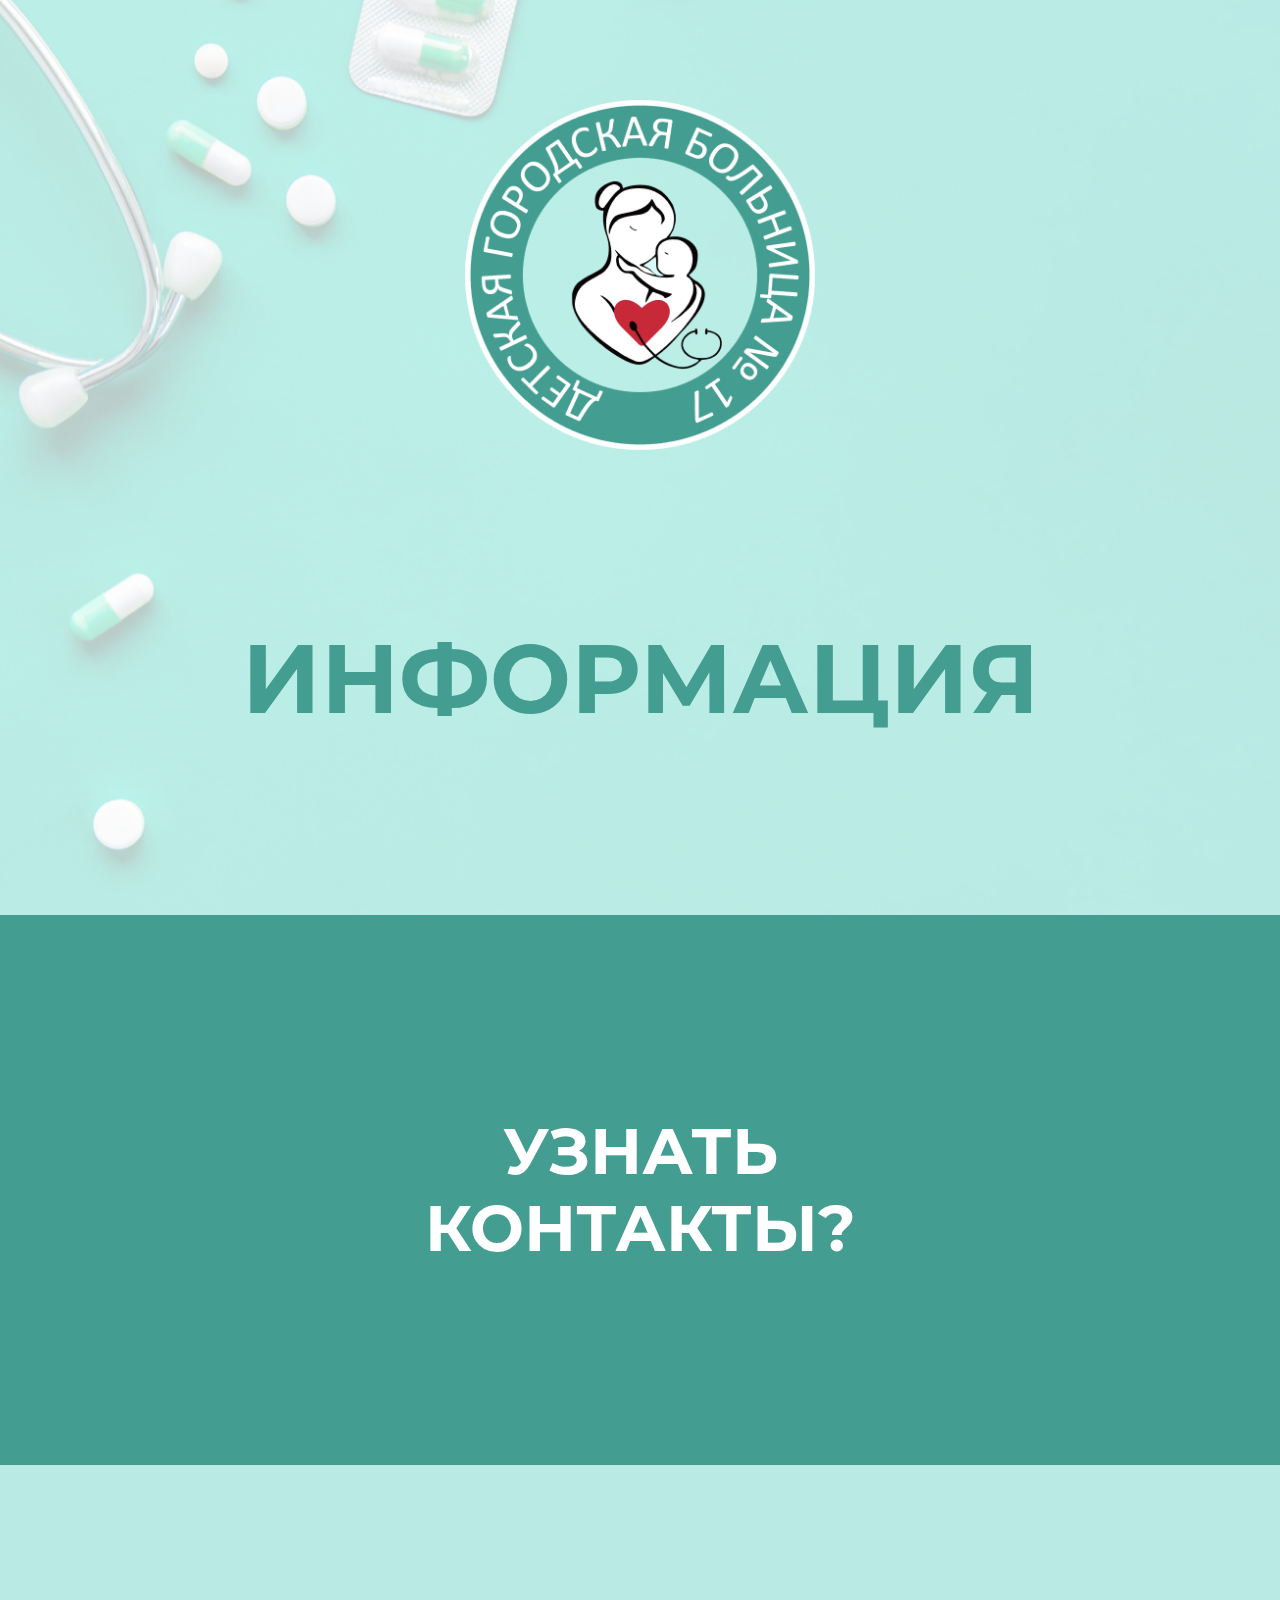
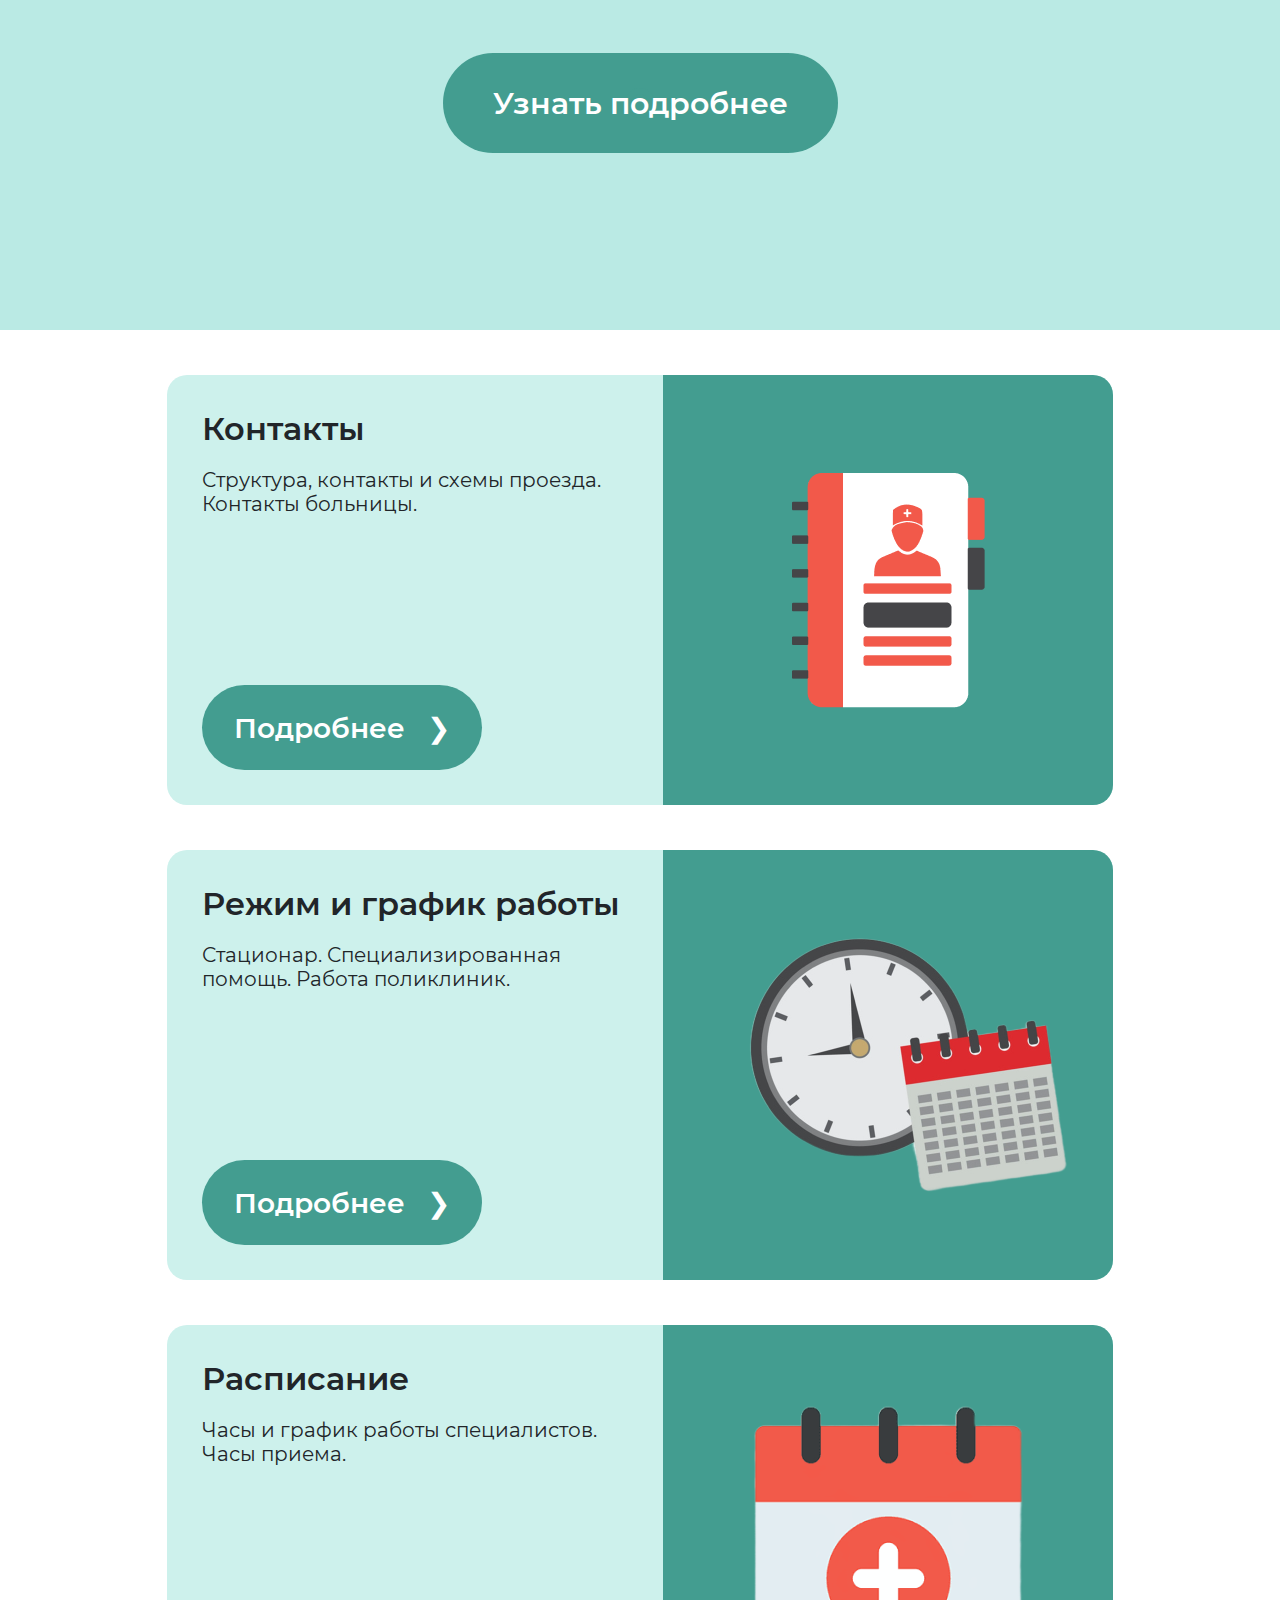
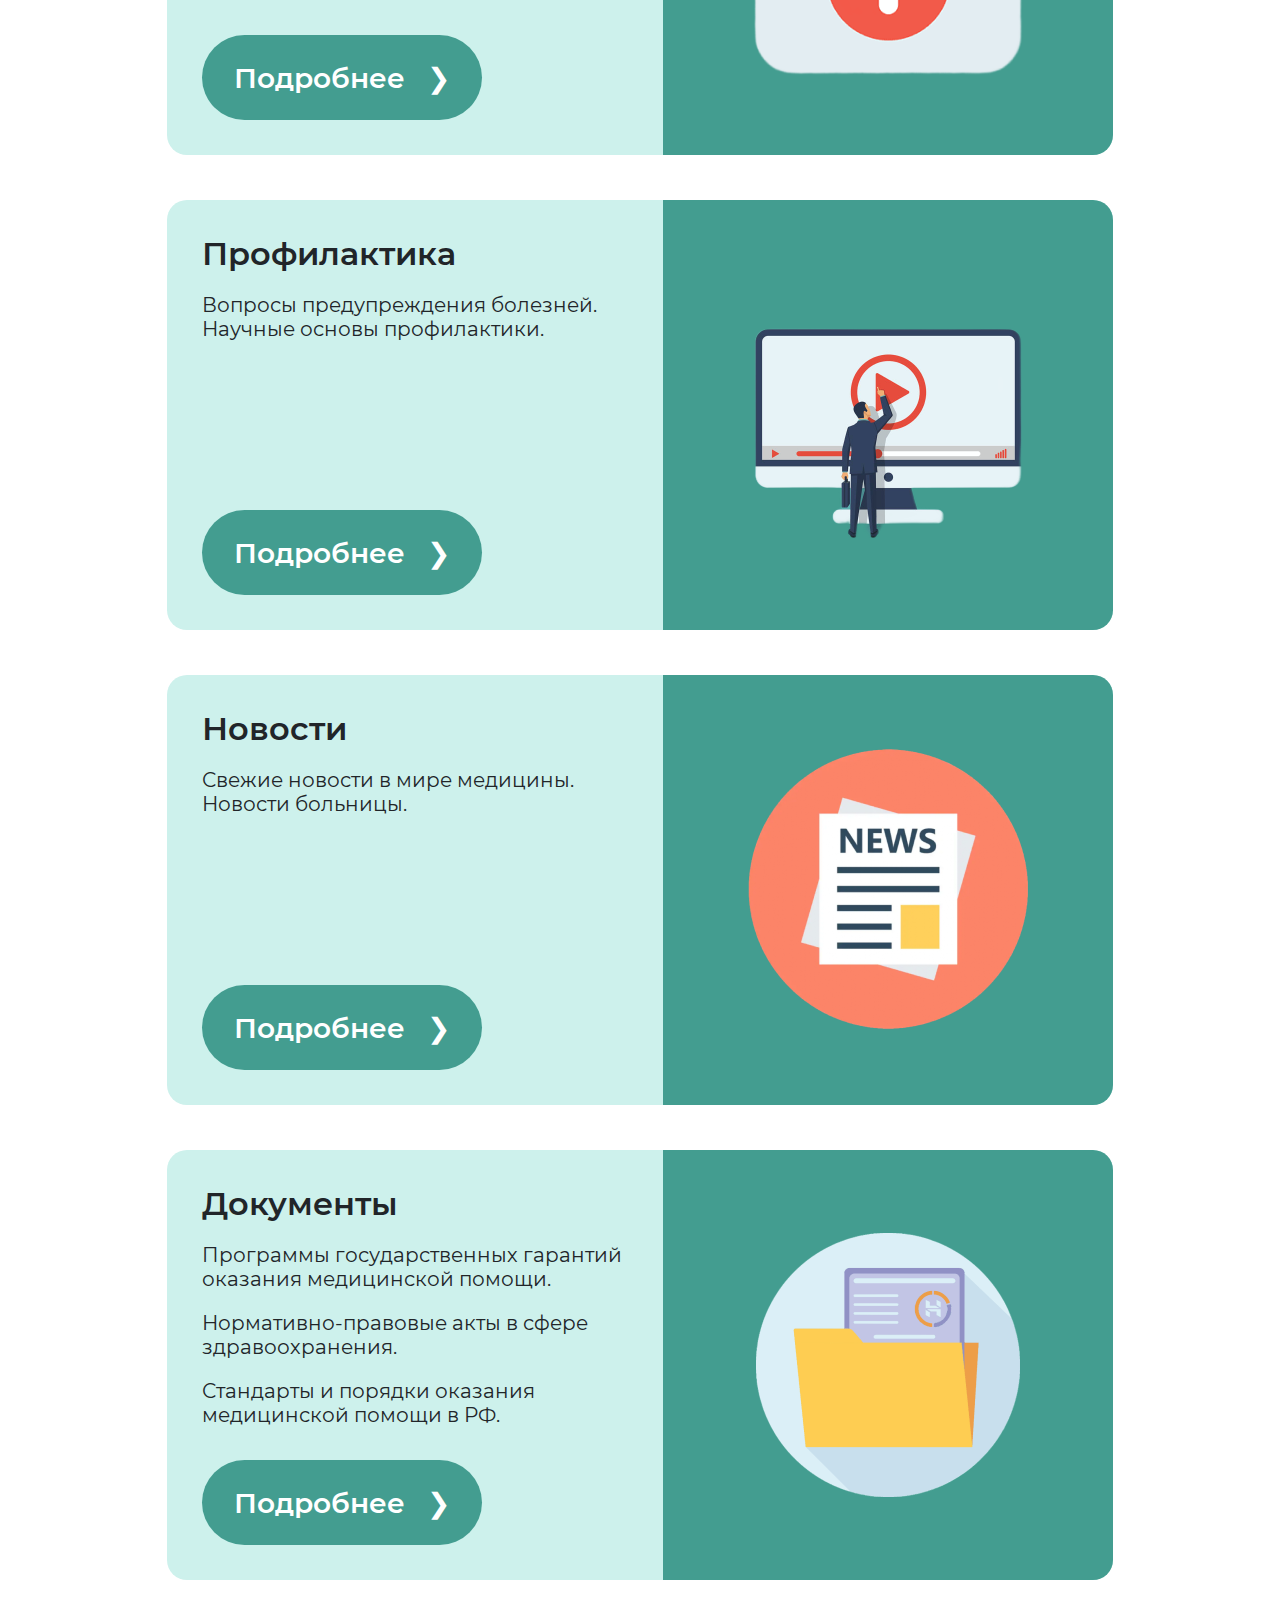
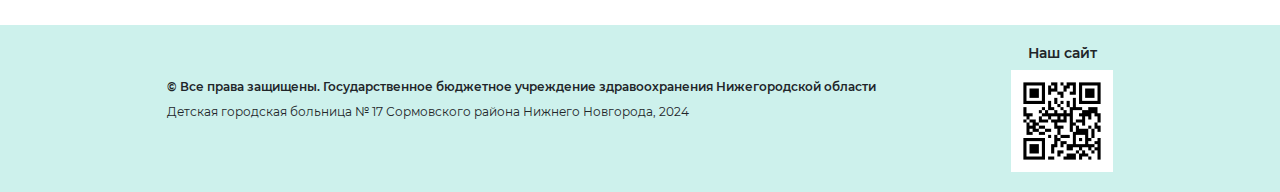
<file: index.html>
<!doctype html>
<html lang="en">
  <head>
    <meta charset="utf-8">
    <meta name="viewport" content="width=device-width, initial-scale=1">
    
    <title>DGB17</title>
    <link rel="stylesheet" href="./styles/style.css">
    <link href="https://cdn.jsdelivr.net/npm/bootstrap@5.3.3/dist/css/bootstrap.min.css" rel="stylesheet" integrity="sha384-QWTKZyjpPEjISv5WaRU9OFeRpok6YctnYmDr5pNlyT2bRjXh0JMhjY6hW+ALEwIH" crossorigin="anonymous">
    
  </head>
  <body>
    <section class="info" id="first-section">
      <div class="container">
        <div class="logo">
          <div class="logotype">
            <a href=".//index.html"><img src=".//img/logo.png" alt=""></a>
          </div>
        </div>
      </div>

      <div class="container">
        <div class="infotext">
          <h1>ИНФОРМАЦИЯ</h1>
        </div>
      </div>

      <div id="carouselExampleInterval" class="carousel slide" data-bs-ride="carousel">
        <div class="carousel-inner">
          <div class="carousel-item active" data-bs-interval="2000">
            <div class="d-block w-100" alt="">
              <h2>УЗНАТЬ<br>КОНТАКТЫ?</h2>
            </div>
          </div>
          <div class="carousel-item" data-bs-interval="1800">
            <div class="d-block w-100" alt="">
              <h2>УЗНАТЬ<br>РЕЖИМ И ГРАФИК<br>РАБОТЫ?</h2>
            </div>
          </div>
          <div class="carousel-item" data-bs-interval="1800">
            <div class="d-block w-100" alt="">
              <h2>УЗНАТЬ<br>РАСПИСАНИЕ?</h2>
            </div>
          </div>
          <div class="carousel-item" data-bs-interval="1800">
            <div class="d-block w-100" alt="">
              <h2>УЗНАТЬ<br>НОВОСТИ?</h2>
            </div>
          </div>
          <div class="carousel-item" data-bs-interval="1800">
            <div class="d-block w-100" alt="">
              <h2>ОЗНАКОМИТСЯ С<br>ДОКУМЕНТАЦИЕЙ?</h2>
            </div>
          </div>
        </div>
      </div>
      
      <div class="wrap">
        <a href="#info"><button class="button">Узнать подробнее</button></a>
      </div>

    </section>
    <section class="cards" id="info">
      <div class="container">
        <div class="card">
           <div class="leftinfo">

            <div class="text">
              <h3>Контакты</h3>
              <h4>Структура, контакты и схемы проезда. <br>Контакты больницы.</h4>
            </div>

            <div class="but">
              <a href=".//contacts.html"><button class="button">Подробнее  &ensp;&#10095;</button></a>
            </div>
          </div>
          <div class="icon">
            <img src=".//img/contacts.png" alt="">
          </div>
        </div>
      </div>

      <div class="container">
        <div class="card">
           <div class="leftinfo">

            <div class="text">
              <h3>Режим и график работы</h3>
              <h4>Стационар. Специализированная<br> 
                помощь. Работа поликлиник.</h4>
            </div>

            <div class="but">
              <a href=".//regime.html"><button class="button">Подробнее  &ensp;&#10095;</button></a>
            </div>
          </div>
          <div class="icon">
            <img src=".//img/hours.png" alt="">
          </div>
        </div>
      </div>

      <div class="container">
        <div class="card">
           <div class="leftinfo">

            <div class="text">
              <h3>Расписание</h3>
              <h4>Часы и график работы специалистов.<br>
                Часы приема. </h4>
            </div>

            <div class="but">
              <a href=".//timing.html"><button class="button">Подробнее  &ensp;&#10095;</button></a>
            </div>
          </div>
          <div class="icon">
            <img src=".//img/raspisanie.png" alt="">
          </div>
        </div>
      </div>

      <div class="container">
        <div class="card">
           <div class="leftinfo">

            <div class="text">
              <h3>Профилактика</h3>
              <h4>Вопросы предупреждения болезней. <br>Научные основы профилактики.</h4>
            </div>

            <div class="but">
              <a href=".//video.html"><button class="button">Подробнее  &ensp;&#10095;</button></a>
            </div>
          </div>
          <div class="icon">
            <img src=".//img/video.png" alt="">
          </div>
        </div>
      </div>

      <div class="container">
        <div class="card">
           <div class="leftinfo">

            <div class="text">
              <h3>Новости</h3>
              <h4>Свежие новости в мире медицины.<br>
                Новости больницы.</h4>
            </div>

            <div class="but">
              <a href=".//news.html"><button class="button">Подробнее  &ensp;&#10095;</button></a>
            </div>
          </div>
          <div class="icon">
            <img src=".//img/news.png" alt="">
          </div>
        </div>
      </div>

      <div class="container">
        <div class="card">
           <div class="leftinfo">

            <div class="text">
              <h3>Документы</h3>
              <h4>Программы государственных гарантий<br>
                оказания медицинской помощи.</h4>
              <h4>Нормативно-правовые акты в сфере <br>
                здравоохранения.</h4>
              <h4>Стандарты и порядки оказания<br> 
                медицинской помощи в РФ.</h4>
            </div>

            <div class="but">
              <a href=".//document.html"><button class="button">Подробнее  &ensp;&#10095;</button></a>
            </div>
          </div>
          <div class="icon">
            <img src=".//img/documents.png" alt="">
          </div>
        </div>
      </div>

    </section>
    <footer class="niz">
      <div class="container">
        <div class="leftblock">
          <h3 class="prava">© Все права защищены. Государственное бюджетное учреждение здравоохранения Нижегородской области</h3>
          <p class="text">Детская городская больница № 17 Сормовского района Нижнего Новгорода, 2024</p>
        </div>
        <div class="rightblock">
          <h3 class="site">Наш сайт</h3>
          <img src=".//img/qr-site.png" alt="">
        </div>

        
      </div>
    </footer>
    <script src=".//js/glavn-page.js"></script>
    <script src=".//js/time-btn.js"></script>
    <script src="https://cdn.jsdelivr.net/npm/bootstrap@5.3.3/dist/js/bootstrap.bundle.min.js" integrity="sha384-YvpcrYf0tY3lHB60NNkmXc5s9fDVZLESaAA55NDzOxhy9GkcIdslK1eN7N6jIeHz" crossorigin="anonymous"></script>
  </body>
</html>
</file>
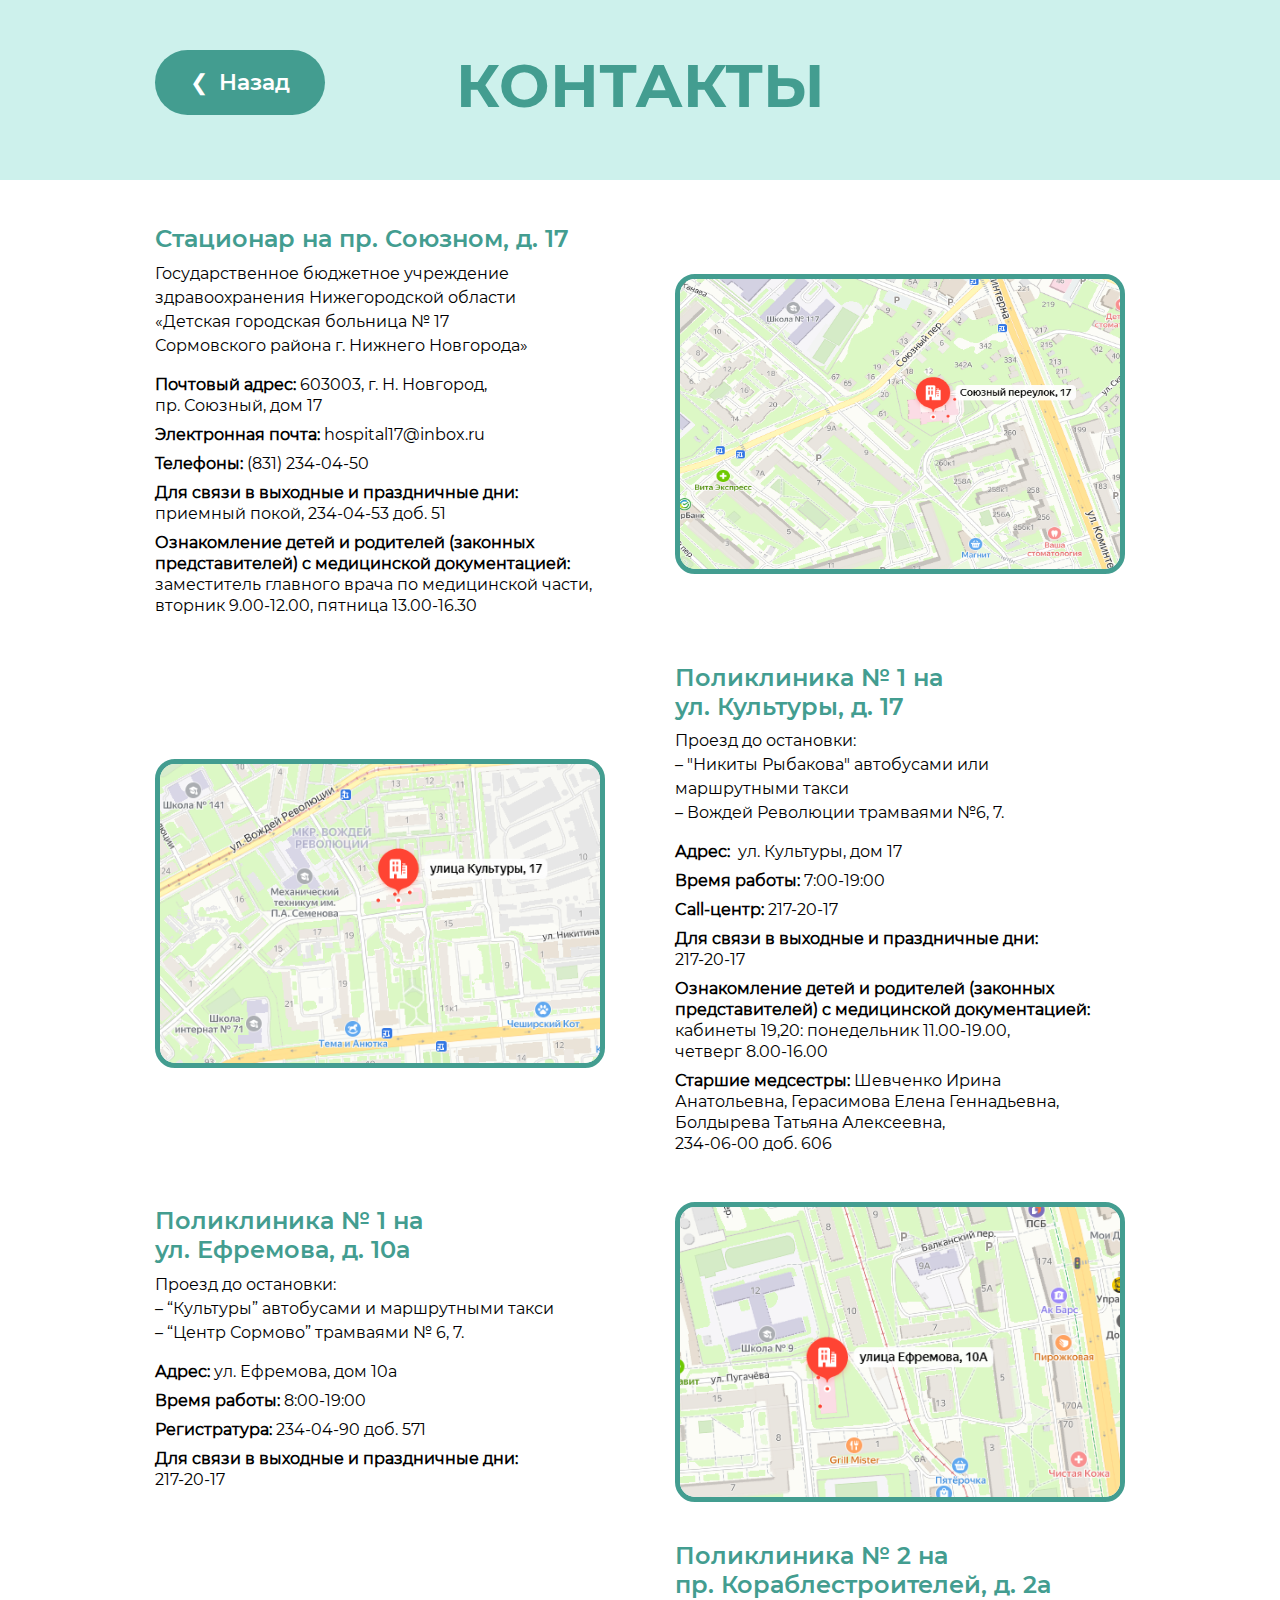
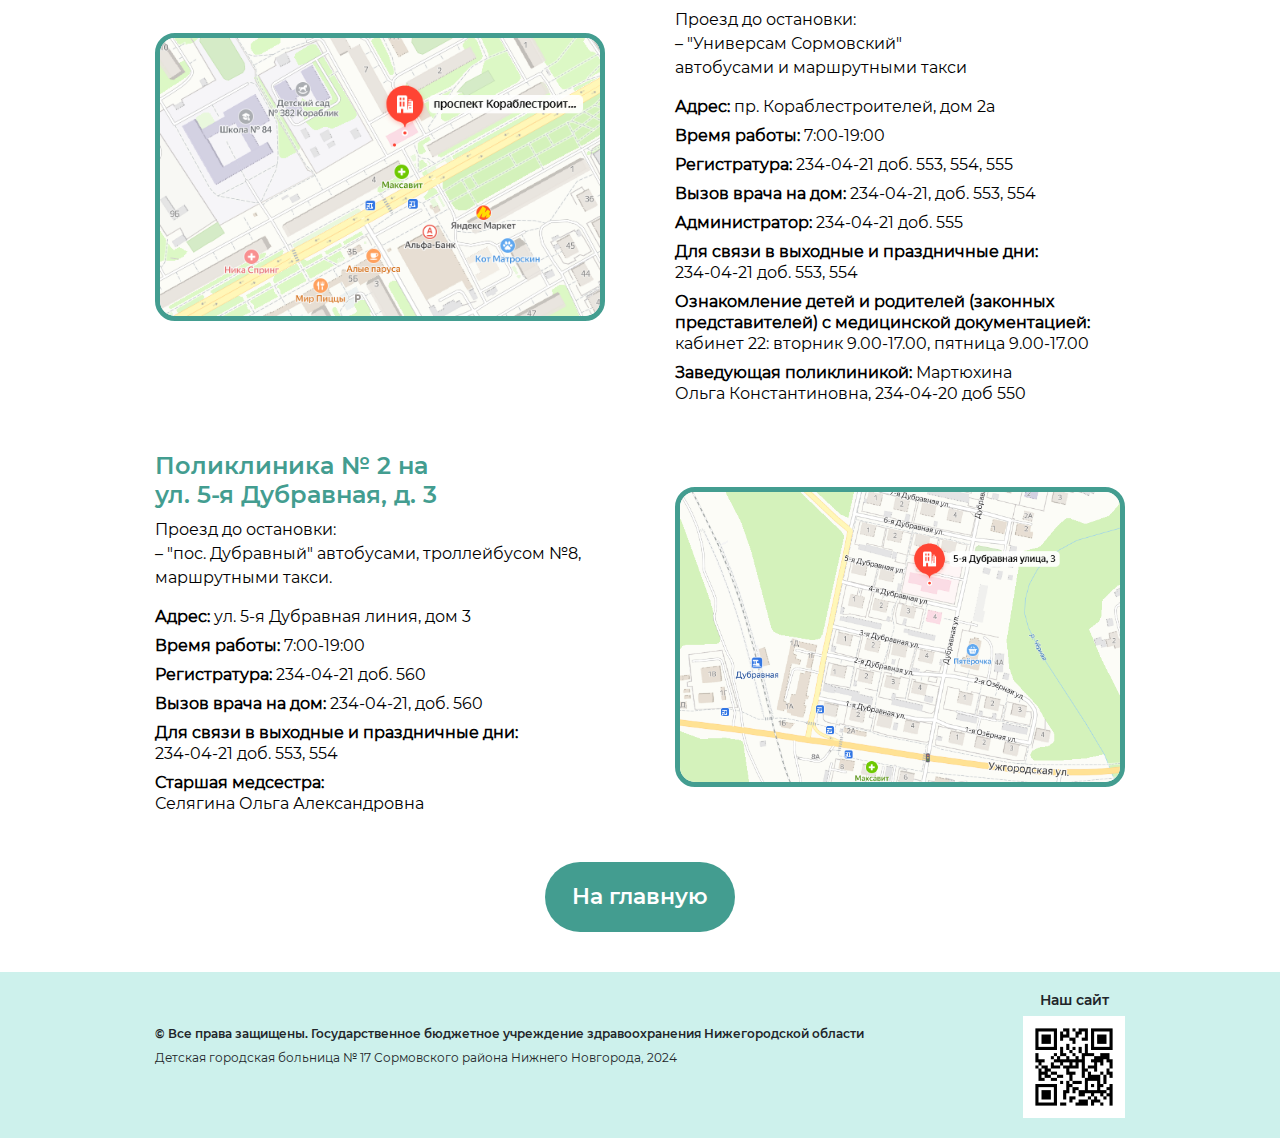
<file: contacts.html>
<!doctype html>
<html lang="en">
  <head>
    <meta charset="utf-8">
    <meta name="viewport" content="width=device-width, initial-scale=1">
    <title>DGB17</title>
    <link rel="stylesheet" href="./styles/stylestr.css">
    <link href="https://cdn.jsdelivr.net/npm/bootstrap@5.3.3/dist/css/bootstrap.min.css" rel="stylesheet" integrity="sha384-QWTKZyjpPEjISv5WaRU9OFeRpok6YctnYmDr5pNlyT2bRjXh0JMhjY6hW+ALEwIH" crossorigin="anonymous">
    
  </head>
  <body>
    <section class="head">
      <div class="container">
        <div class="but">
          <a href=".//index.html"><button class="button"> &#10094;&ensp;Назад</button></a>
        </div>
        <div class="txt">
          <h2 class="zagolovok">КОНТАКТЫ</h2>
        </div>
        
      </div>
    </section>
    
    <section class="content">
      <div class="container">
        <div class="text">
          <h2 class="zag">Стационар на пр. Союзном, д. 17</h2>
          <p>Государственное бюджетное учреждение<br>
            здравоохранения Нижегородской области<br>
            «Детская городская больница № 17<br>
            Сормовского района г. Нижнего Новгорода»</p>
          <h3 class="info"><b>Почтовый адрес:</b> 603003, г. Н. Новгород,<br> 
            пр. Союзный, дом 17</h3>
          <h3 class="info"><b>Электронная почта:</b> hospital17@inbox.ru</h3>
          <h3 class="info"><b>Телефоны:</b> (831) 234-04-50</h3>
          <h3 class="info"><b>Для связи в выходные и праздничные дни:</b><br> 
            приемный покой, 234-04-53 доб. 51</h3>
          <h3 class="info"><b>Ознакомление детей и родителей (законных<br> 
            представителей) с медицинской документацией:</b><br>
             заместитель главного врача по медицинской части,<br>
            вторник 9.00-12.00, пятница 13.00-16.30</h3>
        </div>
        <div class="photo">
          <img src=".//img/map_s17.PNG" alt="">
        </div>
      </div>

      <div class="container-revers">
        <div class="text">
          <h2 class="zag">Поликлиника № 1 на <br>ул. Культуры, д. 17</h2>
          <p>Проезд до остановки:<br>
            – "Никиты Рыбакова" автобусами или<br> маршрутными такси<br>
            – Вождей Революции трамваями №6, 7.</p>
          <h3 class="info"><b>Адрес:</b>  ул. Культуры, дом 17</h3>
          <h3 class="info"><b>Время работы:</b> 7:00-19:00</h3>
          <h3 class="info"><b>Call-центр:</b> 217-20-17</h3>
          <h3 class="info"><b>Для связи в выходные и праздничные дни:</b><br> 
            217-20-17</h3>
          <h3 class="info"><b>Ознакомление детей и родителей (законных<br> 
            представителей) с медицинской документацией:</b><br>
            кабинеты 19,20: понедельник 11.00-19.00,<br> четверг 8.00-16.00</h3>
          <h3 class="info"><b>Старшие медсестры:</b> Шевченко Ирина<br>Анатольевна, Герасимова Елена Геннадьевна,<br> Болдырева Татьяна Алексеевна,<br> 234-06-00 доб. 606</h3>
        </div>
        <div class="photo">
          <img src=".//img/map_k17.PNG" alt="">
        </div>
      </div>

      <div class="container">
        <div class="text">
          <h2 class="zag">Поликлиника № 1 на<br> ул. Ефремова, д. 10а</h2>
          <p>Проезд до остановки: <br>
            – “Культуры” автобусами и маршрутными такси<br>
            – “Центр Сормово” трамваями № 6, 7.</p>
          <h3 class="info"><b>Адрес:</b> ул. Ефремова, дом 10а</h3>
          <h3 class="info"><b>Время работы:</b> 8:00-19:00</h3>
          <h3 class="info"><b>Регистратура:</b> 234-04-90 доб. 571</h3>
          <h3 class="info"><b>Для связи в выходные и праздничные дни:</b><br> 
            217-20-17</h3>
        </div>
        <div class="photo">
          <img src=".//img/map_e10.PNG" alt="">
        </div>
      </div>

      <div class="container-revers">
        <div class="text">
          <h2 class="zag">Поликлиника № 2 на<br>
            пр. Кораблестроителей, д. 2а</h2>
          <p>Проезд до остановки:<br>– "Универсам Сормовский"<br> автобусами и маршрутными такси</p>
          <h3 class="info"><b>Адрес:</b> пр. Кораблестроителей, дом 2а</h3>
          <h3 class="info"><b>Время работы:</b> 7:00-19:00</h3>
          <h3 class="info"><b>Регистратура:</b> 234-04-21 доб. 553, 554, 555</h3>
          <h3 class="info"><b>Вызов врача на дом:</b> 234-04-21, доб. 553, 554</h3>
          <h3 class="info"><b>Администратор:</b> 234-04-21 доб. 555</h3>
          <h3 class="info"><b>Для связи в выходные и праздничные дни:</b><br>234-04-21 доб. 553, 554</h3>
          <h3 class="info"><b>Ознакомление детей и родителей (законных<br> 
            представителей) с медицинской документацией:</b><br>
            кабинет 22: вторник 9.00-17.00, пятница 9.00-17.00</h3>
          <h3 class="info"><b>Заведующая поликлиникой:</b> Мартюхина<br> Ольга Константиновна, 234-04-20 доб 550</h3>
        </div>
        <div class="photo">
          <img src=".//img/map_korab2.PNG" alt="">
        </div>
      </div>

      <div class="container">
        <div class="text">
          <h2 class="zag">Поликлиника № 2 на <br>ул. 5-я Дубравная, д. 3</h2>
          <p>Проезд до остановки:<br> – "пос. Дубравный" автобусами, троллейбусом №8,<br> маршрутными такси.</p>
          <h3 class="info"><b>Адрес:</b> ул. 5-я Дубравная линия, дом 3</h3>
          <h3 class="info"><b>Время работы:</b> 7:00-19:00</h3>
          <h3 class="info"><b>Регистратура:</b> 234-04-21 доб. 560</h3>
          <h3 class="info"><b>Вызов врача на дом:</b> 234-04-21, доб. 560</h3>
          <h3 class="info"><b>Для связи в выходные и праздничные дни:</b><br> 
            234-04-21 доб. 553, 554</h3>
          <h3 class="info"><b>Старшая медсестра:</b><br>
            Селягина Ольга Александровна</h3>
        </div>
        <div class="photo">
          <img src=".//img/map_dub5.PNG" alt="">
        </div>
      </div> 
    </section>

    <section class="back">
      <div class="container">
        <div class="but">
          <a href=".//index.html"><button class="button">На главную</button></a>
        </div>
      </div>
    </section>
    
    <footer class="niz">
      <div class="container">
        <div class="leftblock">
          <h3 class="prava">© Все права защищены. Государственное бюджетное учреждение здравоохранения Нижегородской области</h3>
          <p class="text">Детская городская больница № 17 Сормовского района Нижнего Новгорода, 2024</p>
        </div>
        <div class="rightblock">
          <h3 class="site">Наш сайт</h3>
          <img src=".//img/qr-site.png" alt="">
        </div>

        
      </div>
    </footer>
    <script src=".//js/time-on-page.js"></script>
    <script src="https://cdn.jsdelivr.net/npm/bootstrap@5.3.3/dist/js/bootstrap.bundle.min.js" integrity="sha384-YvpcrYf0tY3lHB60NNkmXc5s9fDVZLESaAA55NDzOxhy9GkcIdslK1eN7N6jIeHz" crossorigin="anonymous"></script>
  </body>
</html>
</file>
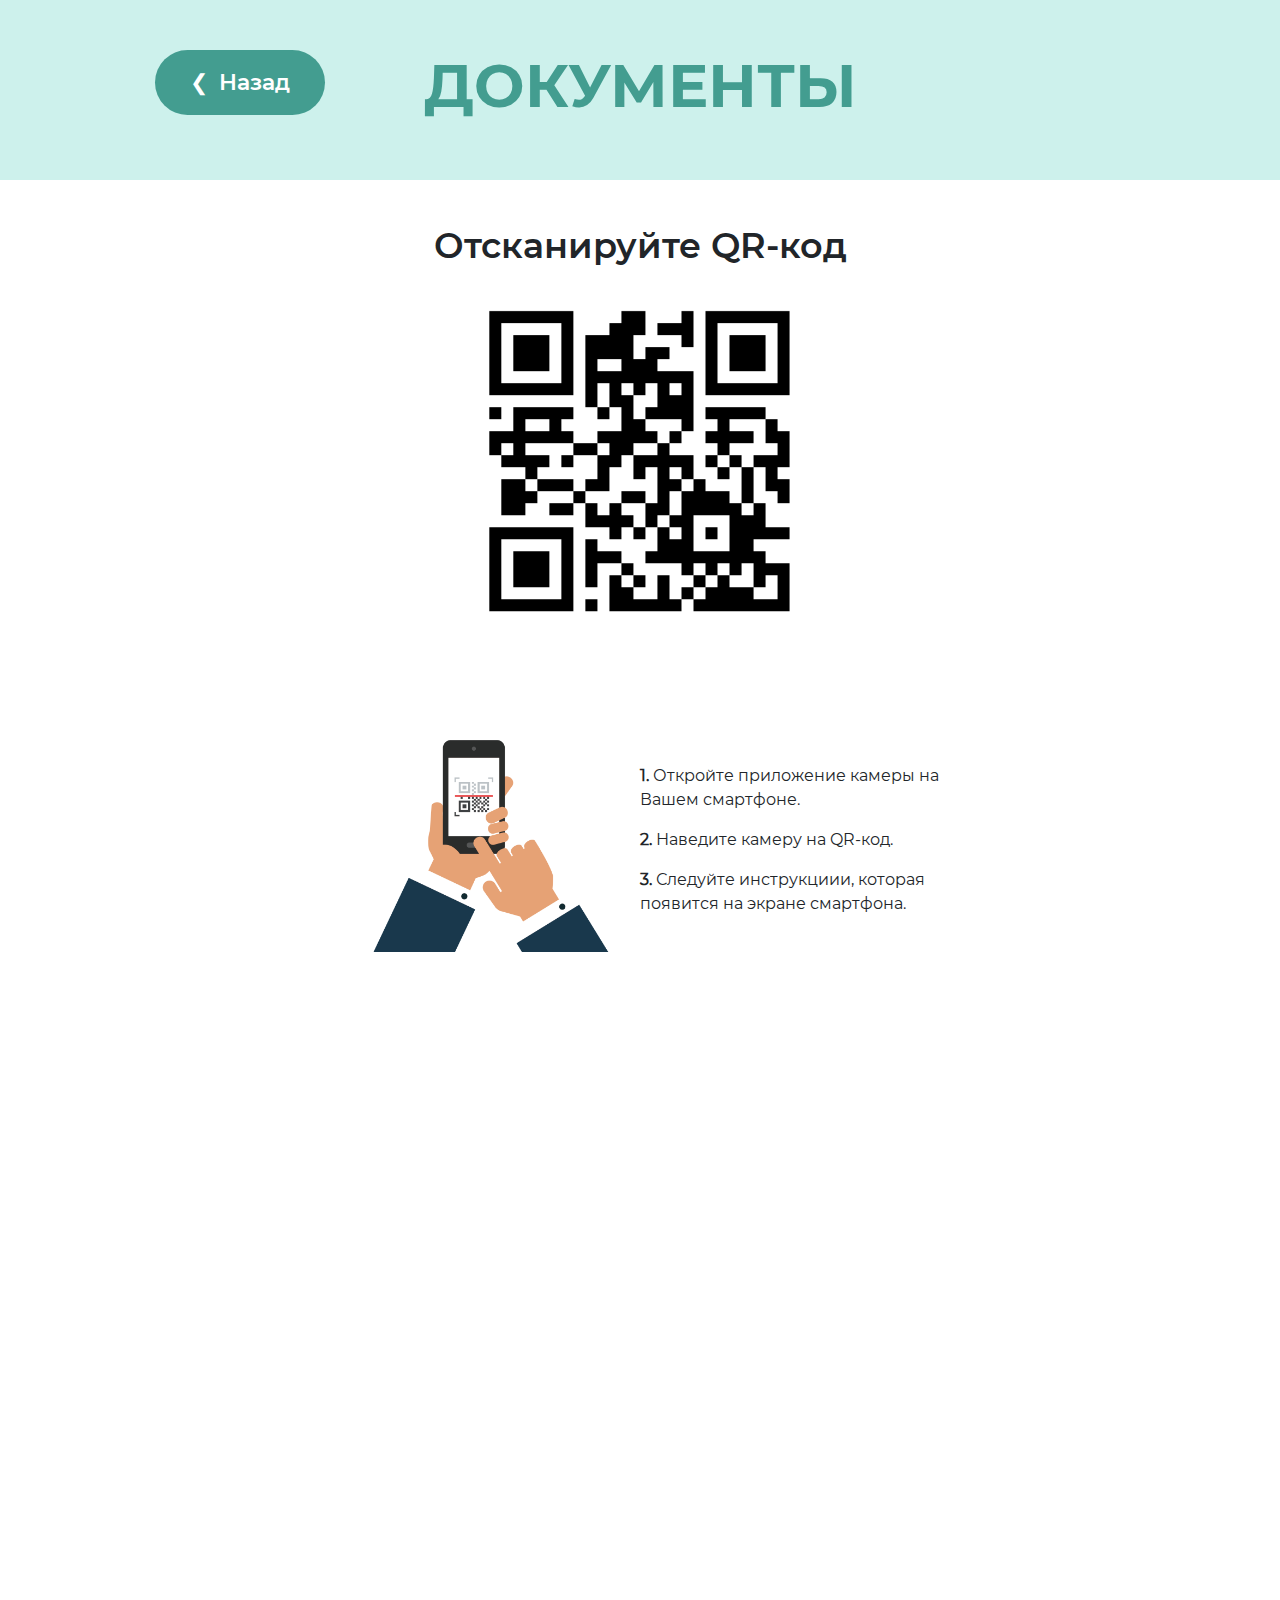
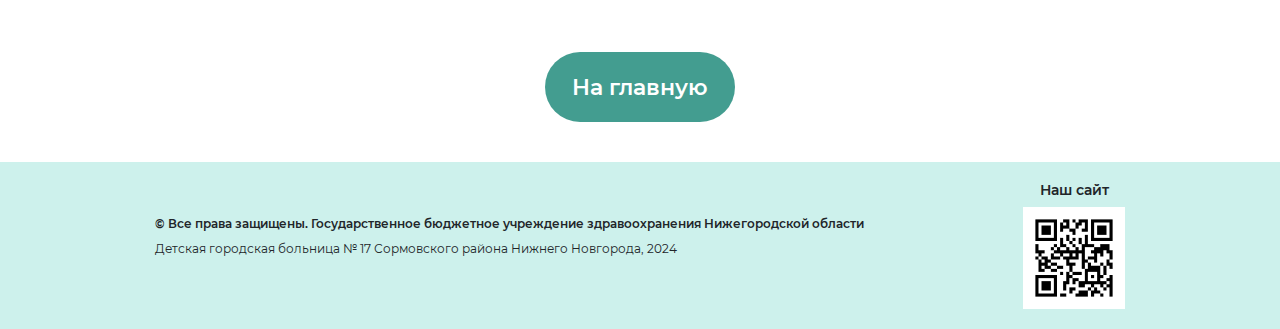
<file: document.html>
<!doctype html>
<html lang="en">
  <head>
    <meta charset="utf-8">
    <meta name="viewport" content="width=device-width, initial-scale=1">
    <title>DGB17</title>
    <link rel="stylesheet" href="./styles/stylestr.css">
    <link href="https://cdn.jsdelivr.net/npm/bootstrap@5.3.3/dist/css/bootstrap.min.css" rel="stylesheet" integrity="sha384-QWTKZyjpPEjISv5WaRU9OFeRpok6YctnYmDr5pNlyT2bRjXh0JMhjY6hW+ALEwIH" crossorigin="anonymous">
    
  </head>
  <body>
    <section class="head">
      <div class="container">
        <div class="but">
          <a href=".//index.html"><button class="button"> &#10094;&ensp;Назад</button></a>
        </div>
        <div class="txt">
          <h2 class="zagolovok">ДОКУМЕНТЫ</h2>
        </div>
        
      </div>
    </section>
    <section class="news">
        <div class="container">
            <div class="photo-qr">
                <h2 class="text">Отсканируйте QR-код</h2>
                <img src=".//img/qr-document.PNG" alt="">
            </div>   
        </div>
    </section>

    <section class="code">
      <div class="container">
        <div class="photo">
          <img src=".//img/qr.png" alt="" width="300px">
        </div>
        <div class="text">
          <p><b>1. </b> Откройте приложение камеры на Вашем смартфоне.</p>
          <p><b>2. </b> Наведите камеру на QR-код.</p>
          <p><b>3. </b> Следуйте инструкциии, которая появится на экране смартфона.</p>
        </div>
      </div>   
    </section>

    <section class="back">
      <div class="container">
        <div class="but">
          <a href=".//index.html"><button class="button">На главную</button></a>
        </div>
      </div>
    </section>
  
    <footer class="niz">
      <div class="container">
        <div class="leftblock">
          <h3 class="prava">© Все права защищены. Государственное бюджетное учреждение здравоохранения Нижегородской области</h3>
          <p class="text">Детская городская больница № 17 Сормовского района Нижнего Новгорода, 2024</p>
        </div>
        <div class="rightblock">
          <h3 class="site">Наш сайт</h3>
          <img src=".//img/qr-site.png" alt="">
        </div>
      </div>
    </footer>
    <script src=".//js/time-on-page.js"></script>
    <script src="https://cdn.jsdelivr.net/npm/bootstrap@5.3.3/dist/js/bootstrap.bundle.min.js" integrity="sha384-YvpcrYf0tY3lHB60NNkmXc5s9fDVZLESaAA55NDzOxhy9GkcIdslK1eN7N6jIeHz" crossorigin="anonymous"></script>
  </body>
</html>
</file>
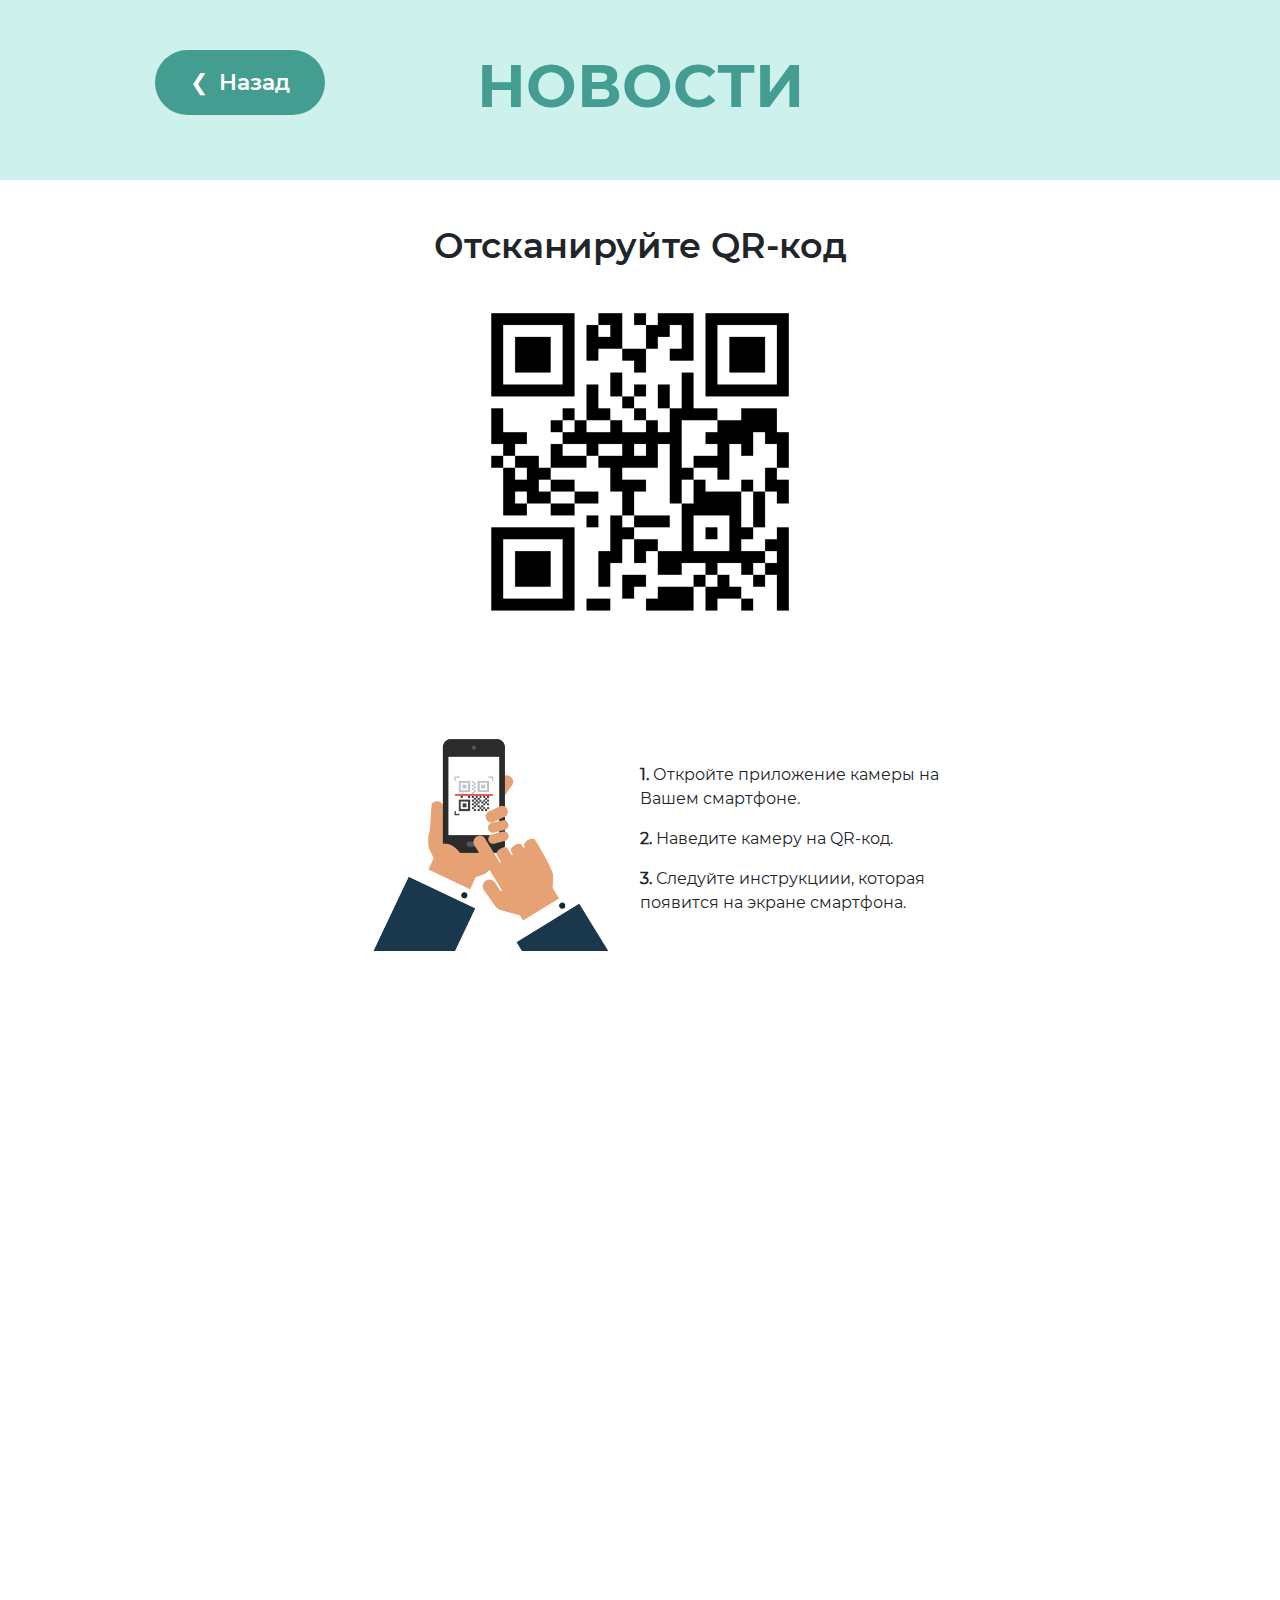
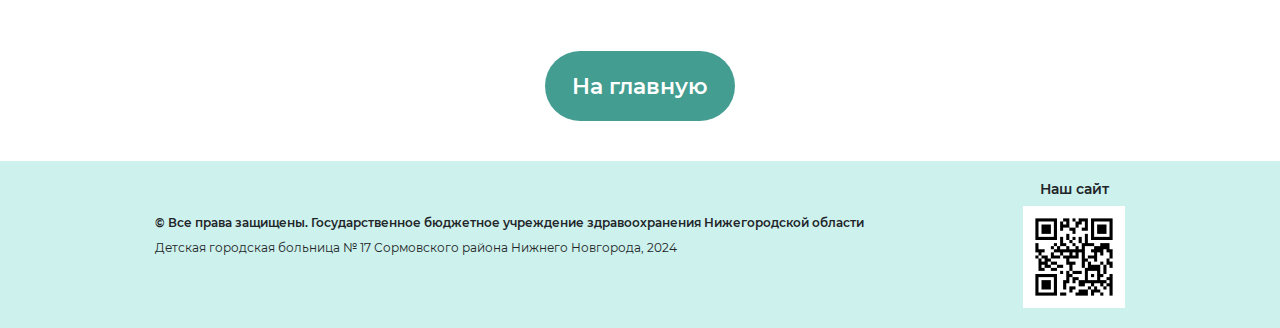
<file: news.html>
<!doctype html>
<html lang="en">
  <head>
    <meta charset="utf-8">
    <meta name="viewport" content="width=device-width, initial-scale=1">
    <title>DGB17</title>
    <link rel="stylesheet" href="./styles/stylestr.css">
    <link href="https://cdn.jsdelivr.net/npm/bootstrap@5.3.3/dist/css/bootstrap.min.css" rel="stylesheet" integrity="sha384-QWTKZyjpPEjISv5WaRU9OFeRpok6YctnYmDr5pNlyT2bRjXh0JMhjY6hW+ALEwIH" crossorigin="anonymous">
    
  </head>
  <body>
    <section class="head">
      <div class="container">
        <div class="but">
          <a href=".//index.html"><button class="button"> &#10094;&ensp;Назад</button></a>
        </div>
        <div class="txt">
          <h2 class="zagolovok">НОВОСТИ</h2>
        </div>
        
      </div>
    </section>
    <section class="news">
        <div class="container">
            <div class="photo-qr">
                <h2 class="text">Отсканируйте QR-код</h2>
                <img src=".//img/qr-news.PNG" alt="">
            </div>
        </div>
    </section>

    <section class="code">
      <div class="container">
        <div class="photo">
          <img src=".//img/qr.png" alt="" width="300px">
        </div>
        <div class="text">
          <p><b>1. </b> Откройте приложение камеры на Вашем смартфоне.</p>
          <p><b>2. </b> Наведите камеру на QR-код.</p>
          <p><b>3. </b> Следуйте инструкциии, которая появится на экране смартфона.</p>
        </div>
      </div>   
    </section>

    <section class="back">
      <div class="container">
        <div class="but">
          <a href=".//index.html"><button class="button">На главную</button></a>
        </div>
      </div>
    </section>
  
    <footer class="niz">
      <div class="container">
        <div class="leftblock">
          <h3 class="prava">© Все права защищены. Государственное бюджетное учреждение здравоохранения Нижегородской области</h3>
          <p class="text">Детская городская больница № 17 Сормовского района Нижнего Новгорода, 2024</p>
        </div>
        <div class="rightblock">
          <h3 class="site">Наш сайт</h3>
          <img src=".//img/qr-site.png" alt="">
        </div>

        
      </div>
    </footer>
    <script src=".//js/time-on-page.js"></script>
    <script src="https://cdn.jsdelivr.net/npm/bootstrap@5.3.3/dist/js/bootstrap.bundle.min.js" integrity="sha384-YvpcrYf0tY3lHB60NNkmXc5s9fDVZLESaAA55NDzOxhy9GkcIdslK1eN7N6jIeHz" crossorigin="anonymous"></script>
  </body>
</html>
</file>
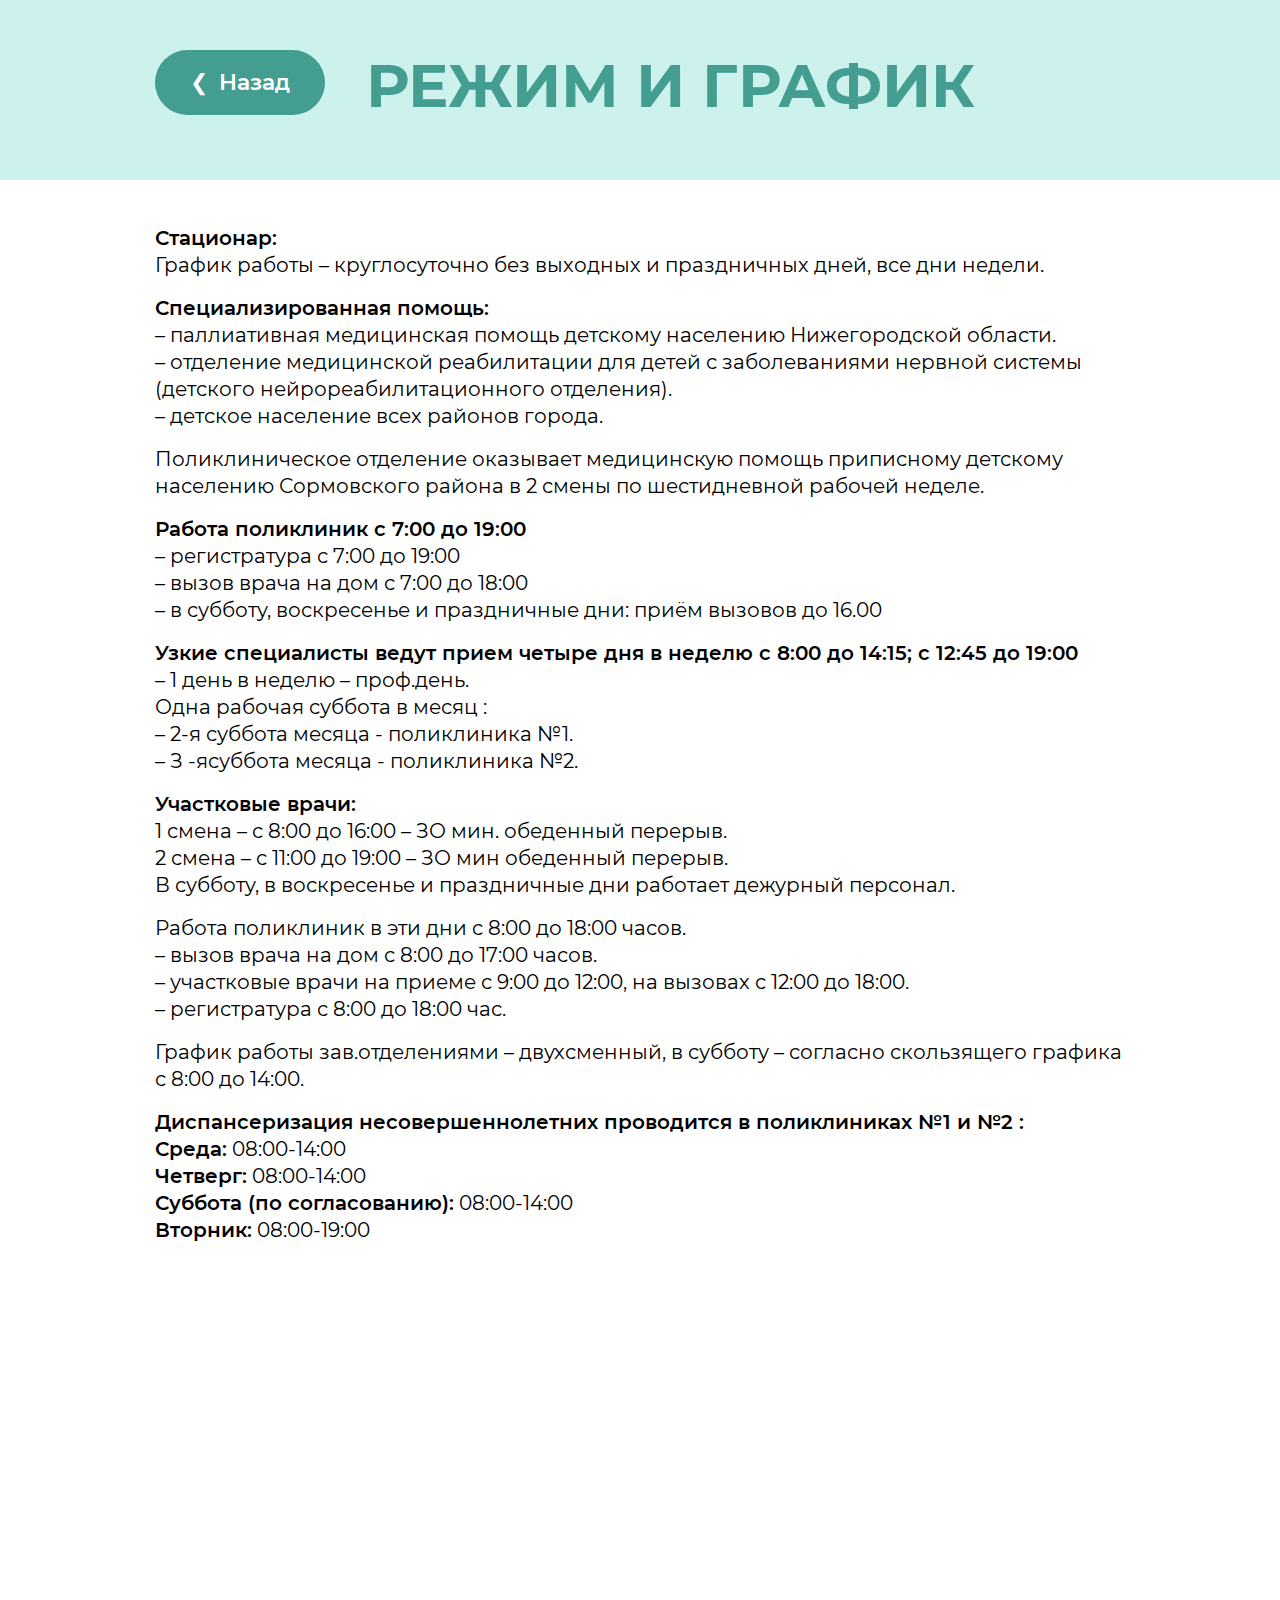
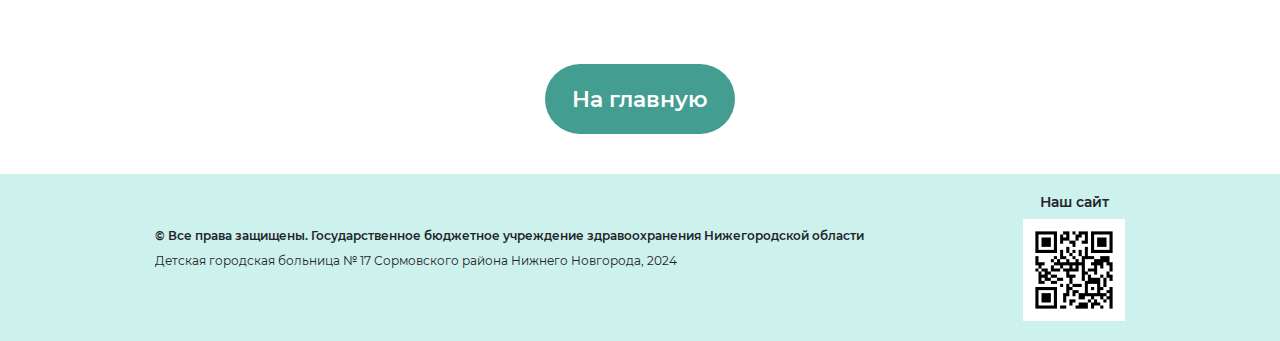
<file: regime.html>
<!doctype html>
<html lang="en">
  <head>
    <meta charset="utf-8">
    <meta name="viewport" content="width=device-width, initial-scale=1">
    <title>DGB17</title>
    <link rel="stylesheet" href="./styles/stylestr.css">
    <link href="https://cdn.jsdelivr.net/npm/bootstrap@5.3.3/dist/css/bootstrap.min.css" rel="stylesheet" integrity="sha384-QWTKZyjpPEjISv5WaRU9OFeRpok6YctnYmDr5pNlyT2bRjXh0JMhjY6hW+ALEwIH" crossorigin="anonymous">
    
  </head>
  <body>
    <section class="head">
      <div class="container">
        <div class="but">
          <a href=".//index.html"><button class="button"> &#10094;&ensp;Назад</button></a>
        </div>
        <div class="txt">
          <h2 class="zagolovok">	&emsp;РЕЖИМ И ГРАФИК</h2>
        </div>
        
      </div>
    </section>
    <section class="reg">
        <div class="container">
            <p class="info">
              <b>Стационар: </b><br>
              График работы – круглосуточно без выходных и праздничных дней, все дни недели.
            </p>
            <p class="info">
              <b>Специализированная помощь:</b><br>
              – паллиативная медицинская помощь детскому населению Нижегородской области. <br>
              – отделение медицинской реабилитации для детей с заболеваниями нервной системы (детского нейрореабилитационного отделения). <br> 
              – детское население всех районов города.
            </p>
            <p class="info">
              Поликлиническое отделение оказывает медицинскую помощь приписному детскому населению Сормовского района в 2 смены по шестидневной рабочей неделе.
            </p>
            <p class="info">
              <b>Работа поликлиник с 7:00 до 19:00</b><br>
              – регистратура с 7:00 до 19:00 <br>
              – вызов врача на дом с 7:00 до 18:00<br>
              – в субботу, воскресенье и праздничные дни: приём вызовов до 16.00
            </p>
            <p class="info">
              <b>Узкие специалисты ведут прием четыре дня в неделю с 8:00 до 14:15; с 12:45 до 19:00</b><br>
              – 1 день в неделю – проф.день. <br>
              Одна рабочая суббота в месяц :<br>
              – 2-я суббота месяца - поликлиника №1.<br>
              – З -ясуббота месяца - поликлиника №2.<br>
            </p>
            <p class="info">
              <b>Участковые врачи:</b><br>
              1 смена – с 8:00 до 16:00 – ЗО мин. обеденный перерыв.<br>
              2 смена – с 11:00 до 19:00 – ЗО мин обеденный перерыв. <br>
              В субботу, в воскресенье и праздничные дни работает дежурный персонал.
            </p>
            <p class="info">
              Работа поликлиник в эти дни с 8:00 до 18:00 часов. <br>
              – вызов врача на дом с 8:00 до 17:00 часов. <br>
              – участковые врачи на приеме с 9:00 до 12:00, на вызовах с 12:00 до 18:00. <br>
              – регистратура с 8:00 до 18:00 час. <br>
            </p>
            <p class="info">
              График работы зав.отделениями – двухсменный, в субботу – согласно скользящего графика с 8:00 до 14:00.
            </p>
            <p class="info">
              <b>Диспансеризация несовершеннолетних проводится в поликлиниках №1 и №2 : </b><br>
              <b>Среда:</b> 08:00-14:00 <br>
              <b>Четверг:</b> 08:00-14:00<br>
              <b>Суббота (по согласованию):</b> 08:00-14:00<br>
              <b>Вторник:</b> 08:00-19:00<br>
            </p>
        </div>
    </section>

    <section class="back">
      <div class="container">
        <div class="but">
          <a href=".//index.html"><button class="button">На главную</button></a>
        </div>
      </div>
    </section>
    
    <footer class="niz">
      <div class="container">
        <div class="leftblock">
          <h3 class="prava">© Все права защищены. Государственное бюджетное учреждение здравоохранения Нижегородской области</h3>
          <p class="text">Детская городская больница № 17 Сормовского района Нижнего Новгорода, 2024</p>
        </div>
        <div class="rightblock">
          <h3 class="site">Наш сайт</h3>
          <img src=".//img/qr-site.png" alt="">
        </div>

        
      </div>
    </footer>
    <script src=".//js/time-on-page.js"></script>
    <script src="https://cdn.jsdelivr.net/npm/bootstrap@5.3.3/dist/js/bootstrap.bundle.min.js" integrity="sha384-YvpcrYf0tY3lHB60NNkmXc5s9fDVZLESaAA55NDzOxhy9GkcIdslK1eN7N6jIeHz" crossorigin="anonymous"></script>
  </body>
</html>
</file>
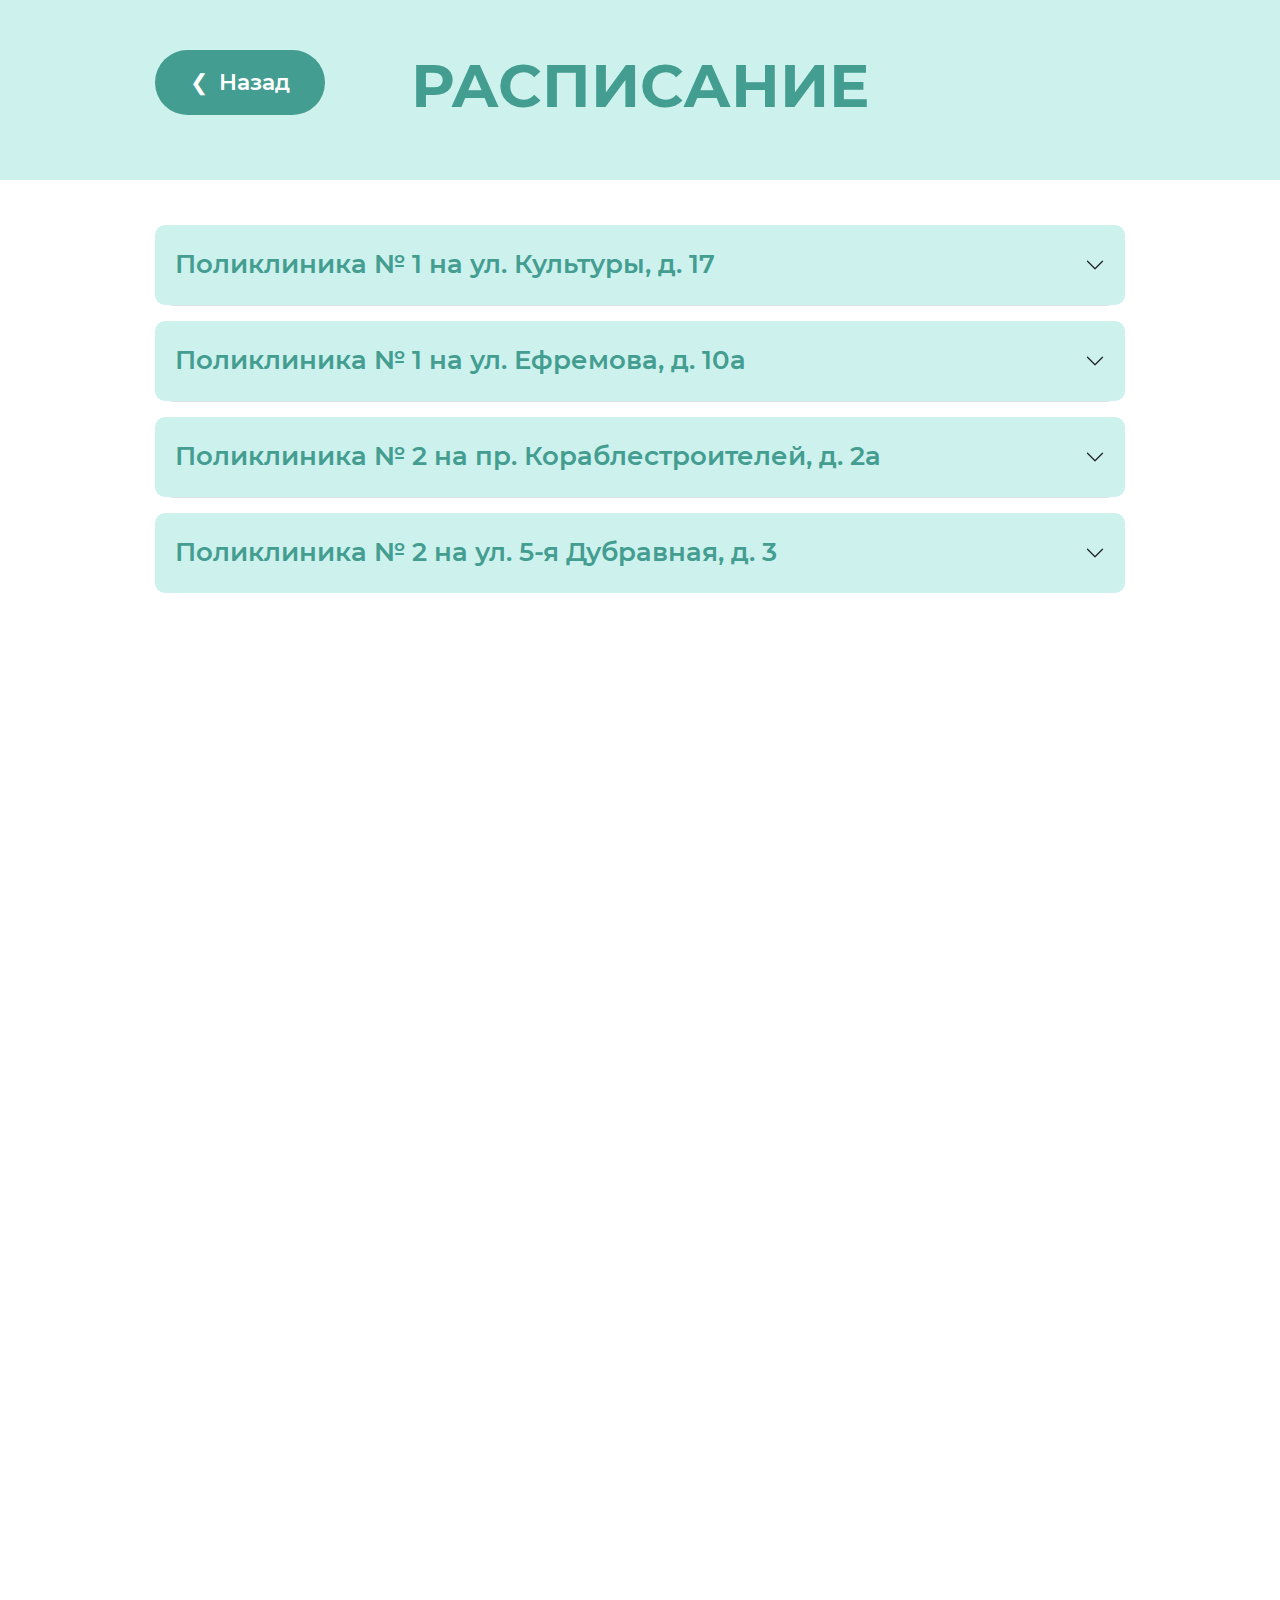
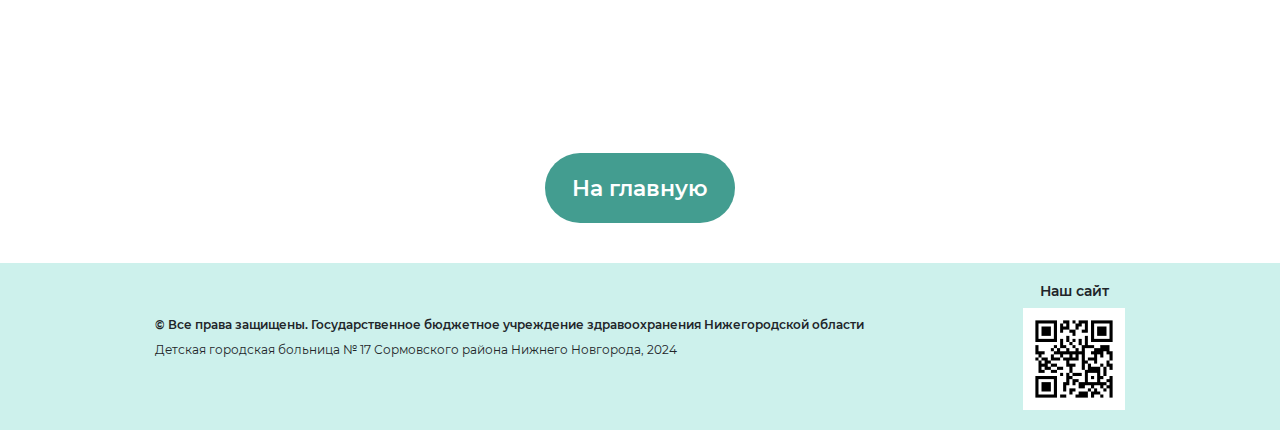
<file: timing.html>
<!doctype html>
<html lang="en">
  <head>
    <meta charset="utf-8">
    <meta name="viewport" content="width=device-width, initial-scale=1">
    <title>DGB17</title>
    <link rel="stylesheet" href="./styles/stylestr.css">
    <link href="https://cdn.jsdelivr.net/npm/bootstrap@5.3.3/dist/css/bootstrap.min.css" rel="stylesheet" integrity="sha384-QWTKZyjpPEjISv5WaRU9OFeRpok6YctnYmDr5pNlyT2bRjXh0JMhjY6hW+ALEwIH" crossorigin="anonymous">
    
  </head>
  <body>
    <section class="head">
      <div class="container">
        <div class="but">
          <a href=".//index.html"><button class="button"> &#10094;&ensp;Назад</button></a>
        </div>
        <div class="txt">
          <h2 class="zagolovok">РАСПИСАНИЕ</h2>
        </div>
        
      </div>
    </section>
    <section class="rasp">
        <div class="container">
          <div class="accordion accordion-flush" id="accordionFlushExample">
            <div class="accordion-item">
                <h2 class="accordion-header">
                  <button class="accordion-button collapsed" type="button" data-bs-toggle="collapse" data-bs-target="#flush-collapseOne" aria-expanded="false" aria-controls="flush-collapseOne">
                      Поликлиника № 1 на ул. Культуры, д. 17
                  </button>
                </h2>
                <div id="flush-collapseOne" class="accordion-collapse collapse" data-bs-parent="#accordionFlushExample">
                  <div class="accordion-body">
                    <img src=".//img/rasp1.PNG" alt="">
                  </div>
                </div>
              </div>
              <div class="accordion-item">
                <h2 class="accordion-header">
                  <button class="accordion-button collapsed" type="button" data-bs-toggle="collapse" data-bs-target="#flush-collapseTwo" aria-expanded="false" aria-controls="flush-collapseTwo">
                      Поликлиника № 1 на ул. Ефремова, д. 10а
                  </button>
                </h2>
                <div id="flush-collapseTwo" class="accordion-collapse collapse" data-bs-parent="#accordionFlushExample">
                  <div class="accordion-body"> 
                    <img src=".//img/rasp2.PNG" alt="">
                  </div>
                </div>
              </div>
              <div class="accordion-item">
                <h2 class="accordion-header">
                  <button class="accordion-button collapsed" type="button" data-bs-toggle="collapse" data-bs-target="#flush-collapseThree" aria-expanded="false" aria-controls="flush-collapseThree">
                      Поликлиника № 2 на пр. Кораблестроителей, д. 2а
                  </button>
                </h2>
                <div id="flush-collapseThree" class="accordion-collapse collapse" data-bs-parent="#accordionFlushExample">
                  <div class="accordion-body">
                    <img src=".//img/rasp3.PNG" alt="">
                  </div>
                </div>
              </div>
              <div class="accordion-item">
                <h2 class="accordion-header">
                  <button class="accordion-button collapsed" type="button" data-bs-toggle="collapse" data-bs-target="#flush-collapseFour" aria-expanded="false" aria-controls="flush-collapseFour">
                      Поликлиника № 2 на ул. 5-я Дубравная, д. 3
                  </button>
                </h2>
                <div id="flush-collapseFour" class="accordion-collapse collapse" data-bs-parent="#accordionFlushExample">
                  <div class="accordion-body">
                    <img src=".//img/rasp4.PNG" alt="">
                  </div>
                </div>
              </div>
          </div> 
          
        </div>
    </section>

    <section class="back">
      <div class="container">
        <div class="but">
          <a href=".//index.html"><button class="button">На главную</button></a>
        </div>
      </div>
    </section>
    
    <footer class="niz">
      <div class="container">
        <div class="leftblock">
          <h3 class="prava">© Все права защищены. Государственное бюджетное учреждение здравоохранения Нижегородской области</h3>
          <p class="text">Детская городская больница № 17 Сормовского района Нижнего Новгорода, 2024</p>
        </div>
        <div class="rightblock">
          <h3 class="site">Наш сайт</h3>
          <img src=".//img/qr-site.png" alt="">
        </div>

        
      </div>
    </footer>
    <script src=".//js/time-on-page.js"></script>
    <script src="https://cdn.jsdelivr.net/npm/bootstrap@5.3.3/dist/js/bootstrap.bundle.min.js" integrity="sha384-YvpcrYf0tY3lHB60NNkmXc5s9fDVZLESaAA55NDzOxhy9GkcIdslK1eN7N6jIeHz" crossorigin="anonymous"></script>
  </body>
</html>
</file>
<file: styles/style.css>
@import url(./fonts.css);
*{
    font-family: "Mont";
    margin: 0;
    padding: 0;
    bottom: 0;
    outline: none;
    text-decoration: none;
    box-sizing: border-box;
}

.container{
    max-width: 970px !important;
    width: 970px;
    margin: 0 auto;

}
.info{
    
    background: url(../img/background.png);
    height: 1930px;
    width: 100%;
    background-repeat: no-repeat;
    background-position: center;
    padding-top: 100px;
    z-index: 1;
}

.info .container .logo{
    display: flex;
    justify-content: center;
    
}

 .logotype img{
    width: 350px;

}

.info .container .logo .text{
    display: flex;
    align-items: center;
    margin-left: 2%;

}
.info .container .logo .text h2{
  font-family: 'Mont'; 
  font-weight: 600;
  font-size: 40px;
  
}
.container .infotext{
    height: 465px;
    display: flex;
    align-items: center;
    justify-content: center;
    
}
.container .infotext h1{
    font-size: 96px;
    font-family: 'montb';
    color: #439D90;
}

.info .d-block h2{
    height: 550px;
    background-color: #439D90;
    display: flex;
    align-items: center !important;
    justify-content: center;
    font-family: "montb";
    font-size: 64px;
    color: #fff;
    text-align: center;
}
.wrap {
    height: 460px;
    display: flex;
    align-items: center;
    justify-content: center;
    
  }
  
  .wrap .button {
    min-width: 395px ;
    min-height: 100px;
    display: inline-flex;
    font-family: 'Monts';
    font-size: 30px;
    align-items: center;
    justify-content: center;
    text-align: center;
    color: #ffffff;
    background: #439D90 !important;
    background: linear-gradient(90deg, rgba(129,230,217,1) 0%, rgba(79,209,197,1) 100%);
    border: none;
    border-radius: 50px;
    outline: none;
    position: relative;
    padding: 10px;
    z-index: 5;
    }
  
  .info .button::before {
    content: '';
    border-radius: 50px;
    min-width: calc(395px + 12px);
    min-height: calc(80px + 12px);
    position: absolute;

  }
  
  .info .button:hover, 
  .info .button:focus {
    color: #ffffff;

  }
  
  .info .button:hover::before, 
  .info .button:focus::before {
    opacity: 1;
  }
  
  .info .button::after {
    content: '';
    width: 30px; height: 30px;
    border-radius: 100%;
    border: 6px solid #439D90;
    position: absolute;
    z-index: -1;
    top: 50%;
    left: 50%;
    transform: translate(-50%, -50%);
    animation: ring 1.5s infinite;
  }
  
  .info .button:hover::after, 
  .info .button:focus::after {
    animation: none;
    display: none;
  }
  
  @keyframes ring {
    0% {
      width: 30px;
      height: 30px;
      opacity: 1;
    }
    100% {
      width: 395px;
      height: 395px;
      opacity: 0;
    }
  }
.cards{
    padding-top: 45px;
}
  .cards .container{
    height: 430px;
    width: 970px;
    margin-bottom: 45px;
  }
  .cards .container .card{
    border-radius: 20px;
    display: flex;
    flex-direction: row;
    justify-content: space-between; 
    border: 0;   
    background-color: #CDF1EC;
  }

  .cards .container .card .leftinfo{
    padding: 35px 0 35px 35px;
    display: flex;
    flex-direction: column;
    justify-content: space-between;
  }
  .cards .container .card .leftinfo .text h3{
    font-family: 'monts';
    font-size: 32px;
    margin-bottom: 20px;
  }
  .cards .container .card .leftinfo .text h4{
    font-family: 'Mont';
    font-size: 20px;
    margin-bottom: 20px;
    font-weight: 500;
  }

  .cards .container .card .icon{
    width: 450px;
    height: 430px;
    background-color: #439D90;
    border-radius: 0 20px 20px 0;
    display: flex;
    justify-content: center;
    align-items: center;
  }
  
  .but .button{
    width: 280px ;
    height: 85px;
    font-family: 'Monts';
    font-size: 28px;
    text-align: center;
    color: #ffffff;
    background: #439D90 !important;
    border: none;
    border-radius: 50px;
    padding: 10px;
  }

  /*footer*/
  .niz{
    background-color: #CDF1EC;
    padding: 20px 0 20px 0;
  }
  .niz .container{
    display: flex;
    justify-content: space-between;
  }
  .niz .container .prava{
    font-family: 'Monts';
    font-size: 12px;
    
  }
  .niz .container .text{
    font-family: 'Mont';
    font-size: 12px;
  }
  
  .niz .container .rightblock .site{
    font-family: 'Monts';
    font-size: 14px;
    text-align: center;
  }
  .niz .container .leftblock{
    display: flex;
    flex-direction: column;
    justify-content: center
  }
</file>
<file: styles/stylestr.css>
@import url(./fonts.css);
*{
    font-family: "Mont";
    margin: 0;
    padding: 0;
    bottom: 0;
    outline: none;
    text-decoration: none;
    box-sizing: border-box;
}

.container-revers{
    max-width: 970px !important;
    width: 970px;
    margin: 0 auto;

}
.container{
    max-width: 970px !important;
    width: 970px;
    margin: 0 auto;
    padding: 0 0 !important;

}
/*шапка дочерних страниц*/
.head{
    background-color: #CDF1EC;
    padding: 50px 0 50px 0;
    position: sticky;
    top: 0;
    z-index: 5;
}

.head .container .but{
    width: 170px;
}
.head .container .but .button{
    width: 170px ;
    height: 65px;
    font-family: 'Monts';
    font-size: 22px;
    text-align: center;
    color: #ffffff;
    background: #439D90 !important;
    border: none;
    border-radius: 50px;
    padding: 10px;
}
.head .container .zagolovok{
    font-family: 'Montb';
    font-size: 60px;
    color: #439D90;
    text-align: center;
    width: 970px;
    
}

.head .container .but{
    position: absolute;
    top: 50px;
}

/*contacts-normal-container*/
/*content*/
.content{
    padding-top: 45px;
}
.content .container{
    display: flex;
    justify-content: space-between;
    margin-bottom: 40px;

}
.content .container .text{
    display: flex;
    flex-direction: column;
    justify-content: center;
}
.content .container .text .zag{
  font-family: 'Monts';
  font-size: 24px;
  color: #439D90;
}
.content .container .text p{
    font-family: 'Mont';
    font-size: 16px;
    color: black;
}
.content .container .text .info{
    font-family: 'Mont';
    font-size: 16px;
    color: black;
    line-height: 21px;
    
}

/*revers - container*/
.content .container-revers{
    display: flex;
    justify-content: space-between;
    margin-bottom: 40px;
    flex-direction: row-reverse;

}
.content .container-revers .text{
    display: flex;
    flex-direction: column;
    justify-content: center;
    width: 450px;
}
.content .container-revers .text .zag{
    font-family: 'Monts';
    font-size: 24px;
    color: #439D90;
}
.content .container-revers .text p{
    font-family: 'Mont';
    font-size: 16px;
    color: black;
}
.content .container-revers .text .info{
    font-family: 'Mont';
    font-size: 16px;
    color: black;
    line-height: 21px;
}
.content .container .photo img{
    width: 450px;
    height: 300px;
    border:5px solid #439D90;
    border-radius: 20px;

}
.content .container .photo{
    display: flex;
    flex-direction: column;
    justify-content: center;
    
}
.content .container-revers .photo img{
    width: 450px;
    border:5px solid #439D90;
    border-radius: 20px;

}
.content .container-revers .photo{
    display: flex;
    flex-direction: column;
    justify-content: center;
    
}

  /*режим и график работы*/
  .reg .container{
    margin-top: 45px;
    margin-bottom: 420px;
  }
  .reg .container .info{
    font-family: 'Mont';
    font-size: 20px;
    color: black;
    line-height: 27px;
  }
  .reg .container .info b{
    font-family: 'Monts';
  }
  /*расписание*/
  .rasp .container{
    margin-top: 45px;
    margin-bottom: 1160px;
  }
  .rasp .container .accordion{
    --bs-accordion-bg: #CDF1EC;
  }
  .rasp .container .accordion-item{
    border-radius: 20px !important;
  }
  .rasp .container .accordion-header button{
    border-radius: 10px !important;
    height: 80px;
    margin-top: 15px;
    font-family: 'Monts';
    font-size: 26px;
    color: #439D90;

  }
  .rasp .container .accordion-body{
    height: 100%;
  }
  .test .container iframe{
    width: 100%;
    height: 500px;
  }
  .accordion-body img{
    width: 100%;
  }


  /*новости и документы*/
  .news .container .photo-qr img{
    width: 400px;
    height: 100%;
    text-align: center;
  }
  .news .container .photo-qr{
    display: flex;
    flex-direction: column;
    justify-content: center;
    align-items: center
  }
  .news .container .photo-qr .text{
    font-family: 'Monts';
    font-size: 35px;
  }
  .news .container {
    display: flex;
    text-align: center;
    justify-content: center;
    margin-top: 45px;
    
  }
  .code .container{
    display: flex;
    justify-content: center;

  }

  .code .text{
    display: flex;
    justify-content: flex-end;
    width: 300px;
    flex-direction: column;
    position: relative;
    bottom: 20px;

  }
  .code{
    margin-bottom: 700px;
  }

/*профилактика и видео*/
.glavn .container{
  display: flex;
  flex-direction: column;
  align-items: center;
}
.glavn .container img{
  width: 60%;
  margin: 40px 0 50px 0;
  
}
.glavn .container .txt{
  font-family: "Montm";
  font-size: 24px;
  text-align: center;
}
.prof .container .card-text{
  font-family: "Montm";
  line-height: 18px;
  line-break: 4px;
  font-size: 16px;
  
  
}
.prof .container .card-text b{
  font-family: "Montb";
  line-height: 30px;
  font-size: 18px;
  color: #377c72;
}
.prof .container .col video{
  border-radius: 10px;

}
.prof .container .col img{
  width: 100%;

}
.prof .container .col .card{
  border-radius: 11px !important;

}
.bg-body-tertiary {
  --bs-bg-opacity: 0 !important;
  
}
.prof .py-5 {
  padding-top: 3rem !important;
  padding-bottom: 0rem!important;
}

/*кнопка назад*/

.back .container .but .button{
  width: 190px ;
  height: 70px;
  font-family: 'Monts';
  font-size: 22px;
  text-align: center;
  color: #ffffff;
  background: #439D90 !important;
  border: none;
  border-radius: 50px;
  padding: 10px;
}

.back .container{
  display: flex;
  margin-bottom: 40px;
  margin-top: 40px;
  justify-content: center;
}

 /*footer*/
 .niz{
  background-color: #CDF1EC;
  padding: 20px 0 20px 0;
}
.niz .container{
  display: flex;
  justify-content: space-between;
}
.niz .container .prava{
  font-family: 'Monts';
  font-size: 12px;
  
}
.niz .container .text{
  font-family: 'Mont';
  font-size: 12px;
}

.niz .container .rightblock .site{
  font-family: 'Monts';
  font-size: 14px;
  text-align: center;
}
.niz .container .leftblock{
  display: flex;
  flex-direction: column;
  justify-content: center
}
</file>
